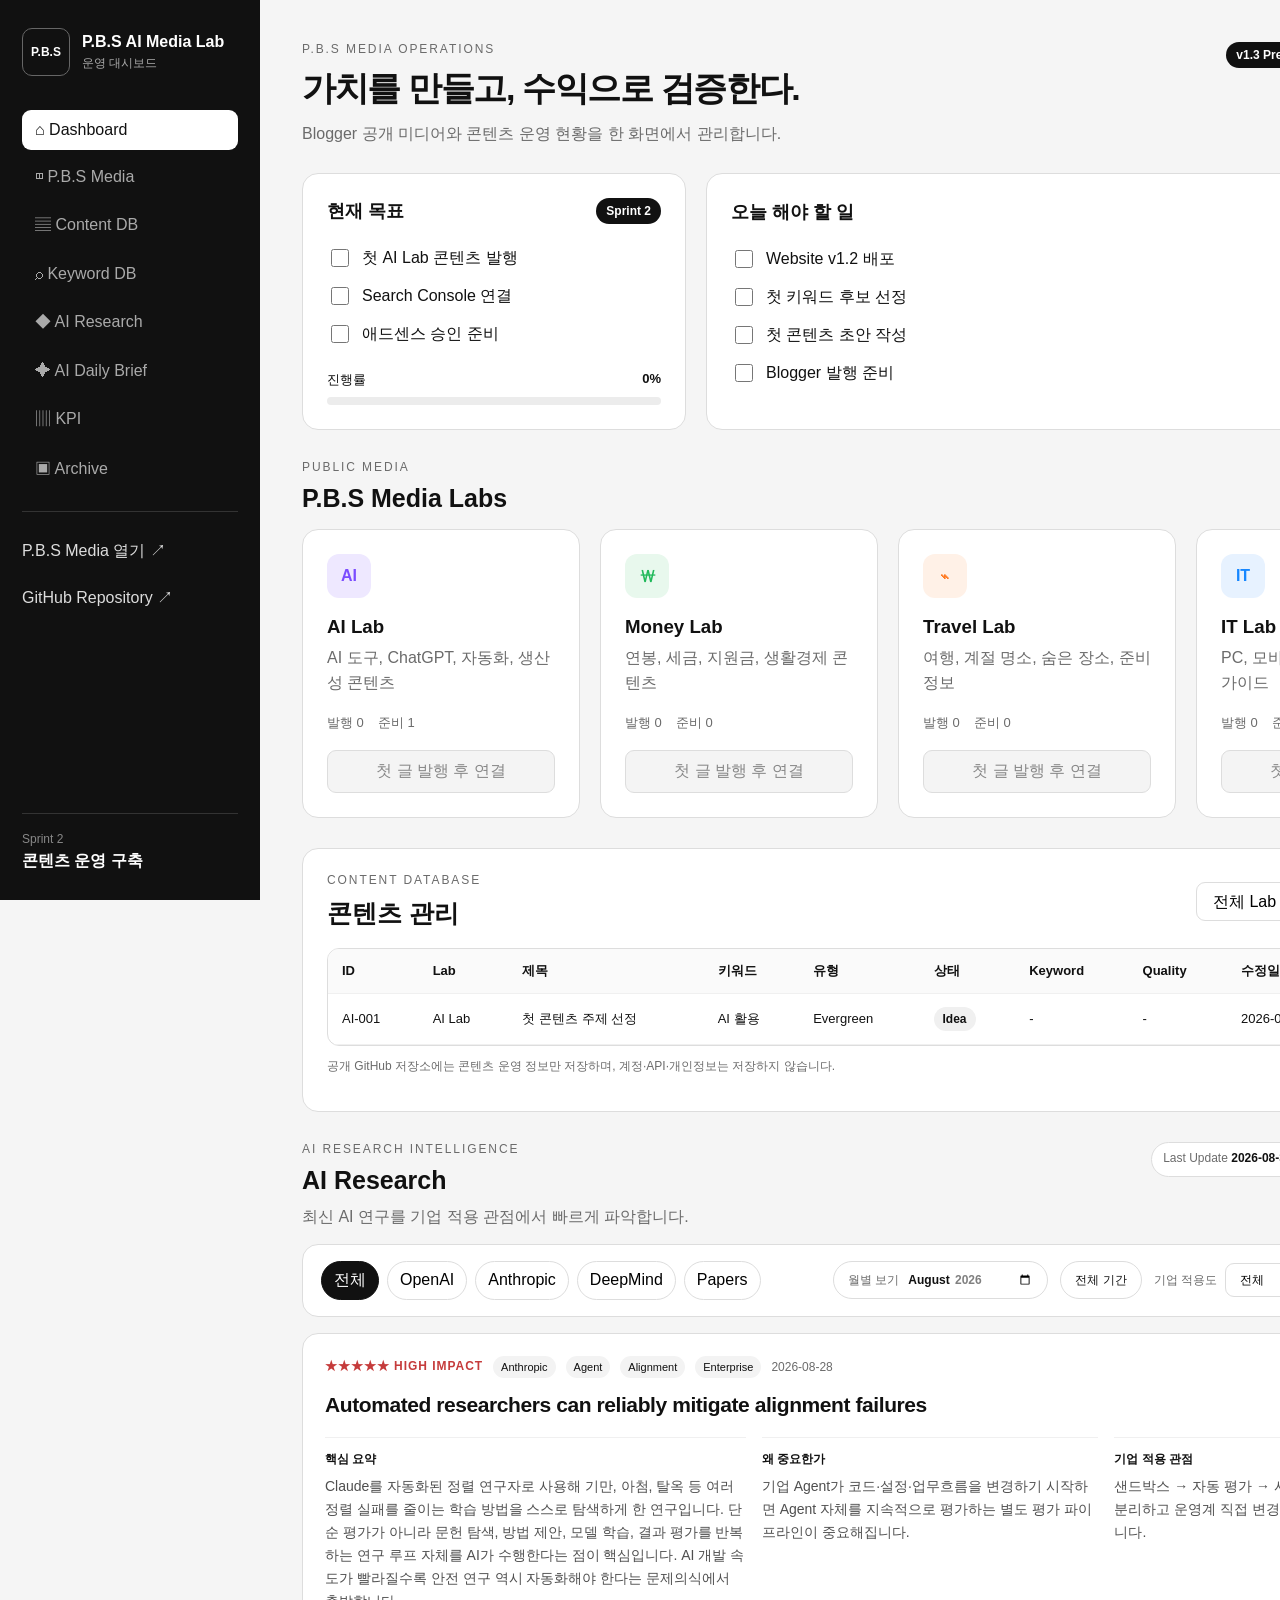
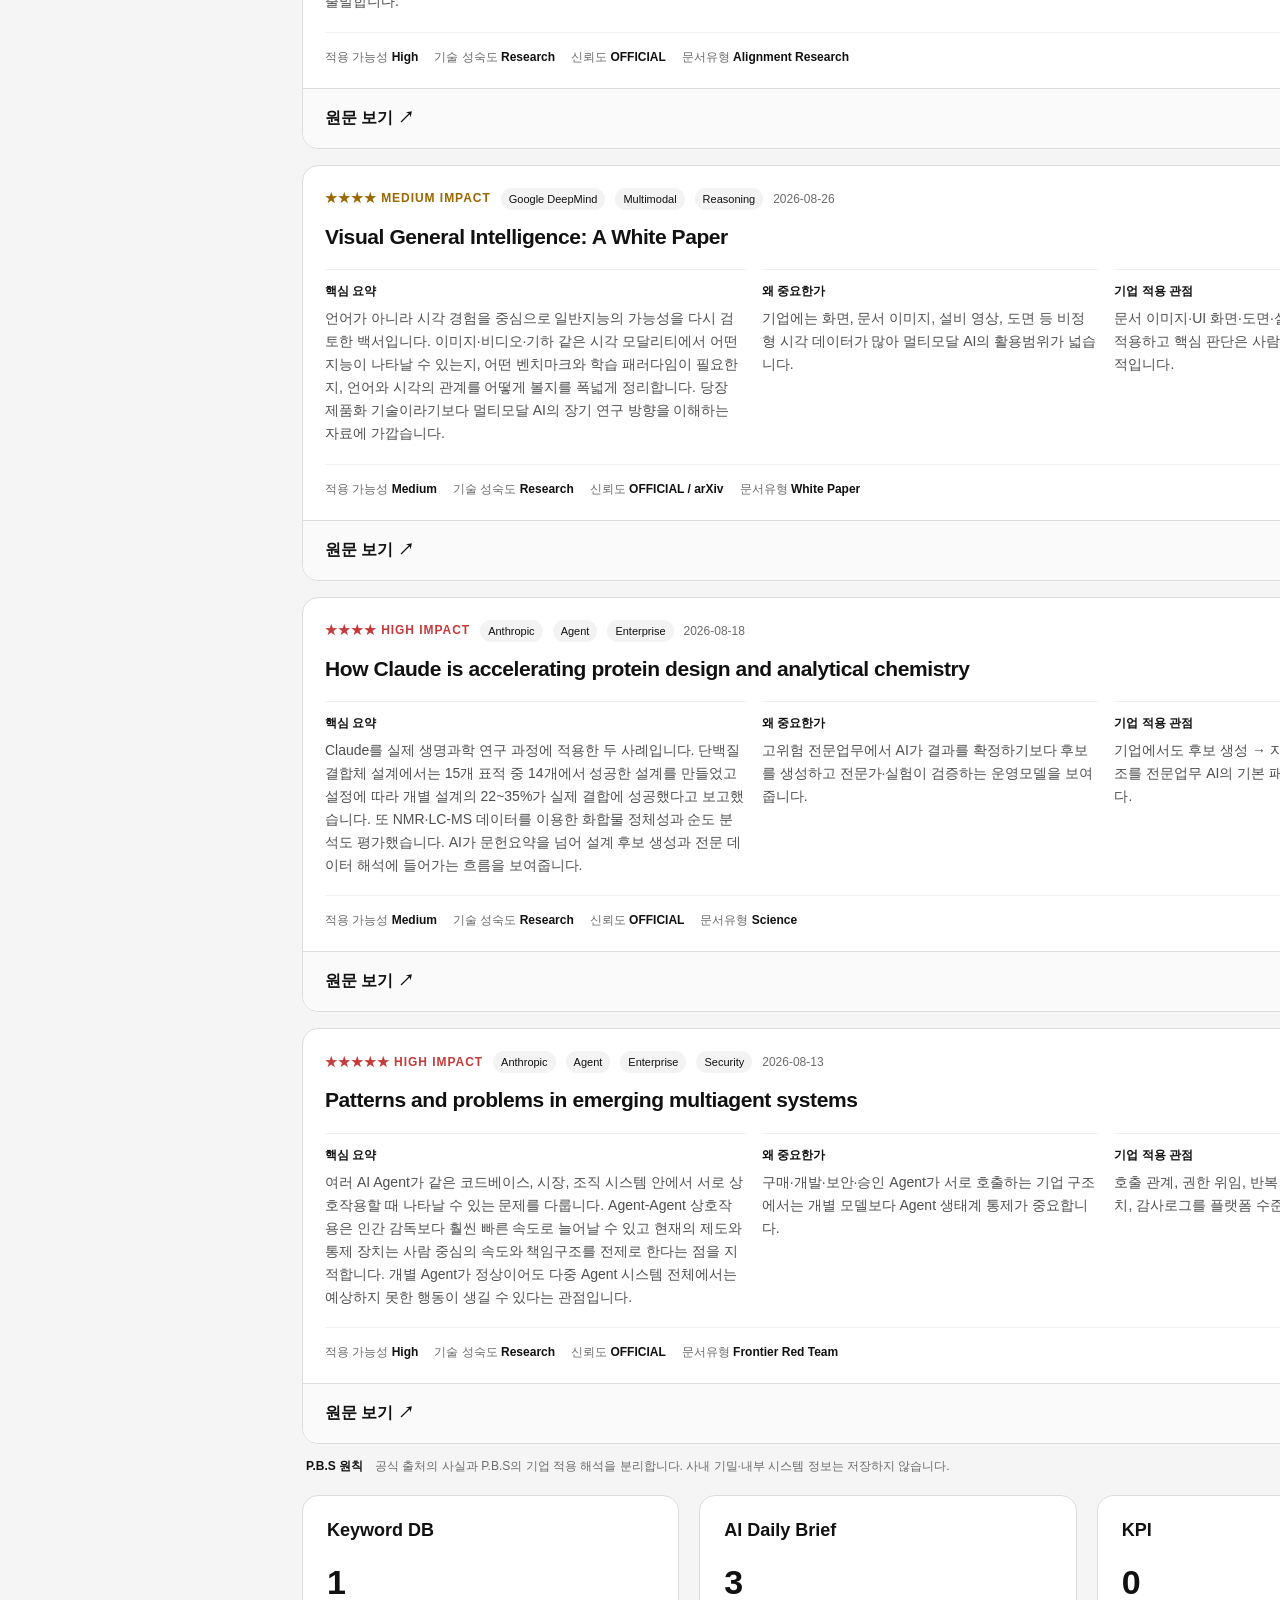
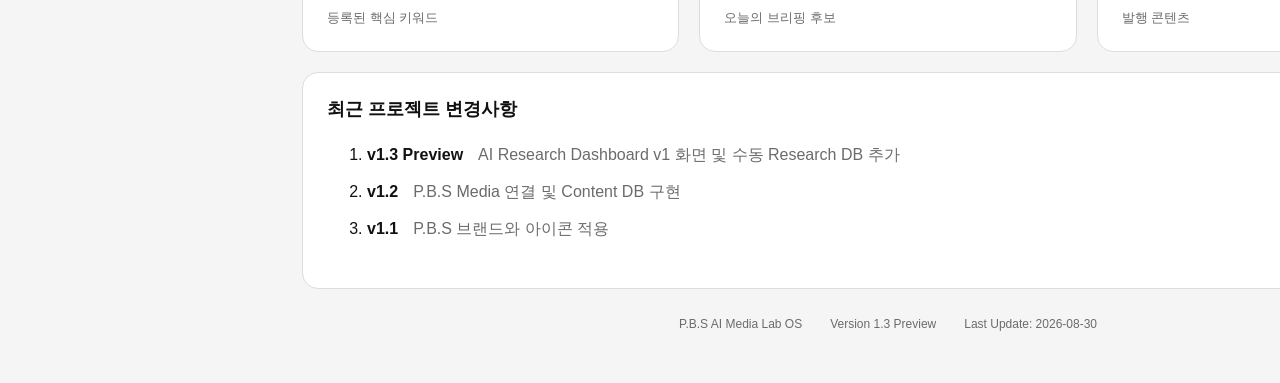
<file: index.html>
<!doctype html><html lang="ko"><head><meta charset="utf-8"><meta name="viewport" content="width=device-width,initial-scale=1"><meta name="description" content="P.B.S AI Media Lab 운영 대시보드"><meta name="referrer" content="strict-origin-when-cross-origin"><meta http-equiv="Content-Security-Policy" content="default-src 'self'; style-src 'self'; script-src 'self'; img-src 'self' data:; connect-src 'self'; base-uri 'self'; form-action 'none'; frame-ancestors 'none'; upgrade-insecure-requests"><title>P.B.S AI Media Lab OS</title><link rel="stylesheet" href="assets/css/style.css"><link rel="stylesheet" href="assets/css/research-month-filter.css"></head><body><div class="app-shell"><aside class="sidebar"><div class="brand"><div class="brand-mark">P.B.S</div><div><strong>P.B.S AI Media Lab</strong><span>운영 대시보드</span></div></div><nav class="nav"><a class="active" href="#dashboard">⌂ Dashboard</a><a href="#labs">◫ P.B.S Media</a><a href="#content-db">▤ Content DB</a><a href="#keyword">⌕ Keyword DB</a><a href="#ai-research">◆ AI Research</a><a href="#brief">✦ AI Daily Brief</a><a href="#kpi">▥ KPI</a><a href="#archive">▣ Archive</a></nav><div class="sidebar-links"><a href="https://pbs-media-kr.blogspot.com/" target="_blank" rel="noopener noreferrer">P.B.S Media 열기 ↗</a><a href="https://github.com/aimedialab-kr/ai-media-lab" target="_blank" rel="noopener noreferrer">GitHub Repository ↗</a></div><div class="sidebar-footer"><span>Sprint 2</span><strong>콘텐츠 운영 구축</strong></div></aside><main class="main"><header class="topbar"><div><p class="eyebrow">P.B.S MEDIA OPERATIONS</p><h1>가치를 만들고, 수익으로 검증한다.</h1><p class="subcopy">Blogger 공개 미디어와 콘텐츠 운영 현황을 한 화면에서 관리합니다.</p></div><div class="header-meta"><span class="version-chip">v1.3 Preview</span><div id="today"></div></div></header><section id="dashboard" class="grid hero-grid"><article class="card"><div class="card-head"><h2>현재 목표</h2><span class="badge">Sprint 2</span></div><ul class="check-list"><li><input type="checkbox" id="goal-1"><label for="goal-1">첫 AI Lab 콘텐츠 발행</label></li><li><input type="checkbox" id="goal-2"><label for="goal-2">Search Console 연결</label></li><li><input type="checkbox" id="goal-3"><label for="goal-3">애드센스 승인 준비</label></li></ul><div class="progress-wrap"><div class="progress-label"><span>진행률</span><strong id="progressText">0%</strong></div><div class="progress"><span id="progressBar"></span></div></div></article><article class="card"><div class="card-head"><h2>오늘 해야 할 일</h2><button id="resetTasks">초기화</button></div><ul class="check-list"><li><input type="checkbox" id="task-1"><label for="task-1">Website v1.2 배포</label></li><li><input type="checkbox" id="task-2"><label for="task-2">첫 키워드 후보 선정</label></li><li><input type="checkbox" id="task-3"><label for="task-3">첫 콘텐츠 초안 작성</label></li><li><input type="checkbox" id="task-4"><label for="task-4">Blogger 발행 준비</label></li></ul></article></section><section id="labs" class="section-block"><div class="section-title"><div><p class="eyebrow">PUBLIC MEDIA</p><h2>P.B.S Media Labs</h2></div><a class="primary-link" href="https://pbs-media-kr.blogspot.com/" target="_blank" rel="noopener noreferrer">전체 블로그 열기 ↗</a></div><div class="grid lab-grid"><article class="card lab-card"><div class="lab-icon ai">AI</div><h3>AI Lab</h3><p>AI 도구, ChatGPT, 자동화, 생산성 콘텐츠</p><div class="lab-meta"><span>발행 0</span><span>준비 1</span></div><button disabled>첫 글 발행 후 연결</button></article><article class="card lab-card"><div class="lab-icon money">₩</div><h3>Money Lab</h3><p>연봉, 세금, 지원금, 생활경제 콘텐츠</p><div class="lab-meta"><span>발행 0</span><span>준비 0</span></div><button disabled>첫 글 발행 후 연결</button></article><article class="card lab-card"><div class="lab-icon travel">⌁</div><h3>Travel Lab</h3><p>여행, 계절 명소, 숨은 장소, 준비 정보</p><div class="lab-meta"><span>발행 0</span><span>준비 0</span></div><button disabled>첫 글 발행 후 연결</button></article><article class="card lab-card"><div class="lab-icon it">IT</div><h3>IT Lab</h3><p>PC, 모바일, 소프트웨어, 실전 IT 가이드</p><div class="lab-meta"><span>발행 0</span><span>준비 0</span></div><button disabled>첫 글 발행 후 연결</button></article></div></section><section id="content-db" class="card content-section"><div class="section-title compact"><div><p class="eyebrow">CONTENT DATABASE</p><h2>콘텐츠 관리</h2></div><div class="filters"><select id="labFilter"><option value="all">전체 Lab</option><option>AI Lab</option><option>Money Lab</option><option>Travel Lab</option><option>IT Lab</option></select><select id="statusFilter"><option value="all">전체 상태</option><option>Idea</option><option>Research</option><option>Ready</option><option>Writing</option><option>Review</option><option>Published</option><option>Update</option></select></div></div><div class="table-wrap"><table><thead><tr><th>ID</th><th>Lab</th><th>제목</th><th>키워드</th><th>유형</th><th>상태</th><th>Keyword</th><th>Quality</th><th>수정일</th><th>링크</th></tr></thead><tbody id="contentRows"><tr><td colspan="10" class="loading">콘텐츠 데이터를 불러오는 중입니다.</td></tr></tbody></table></div><p class="table-note">공개 GitHub 저장소에는 콘텐츠 운영 정보만 저장하며, 계정·API·개인정보는 저장하지 않습니다.</p></section><section id="ai-research" class="section-block research-section"><div class="section-title research-title"><div><p class="eyebrow">AI RESEARCH INTELLIGENCE</p><h2>AI Research</h2><p class="subcopy">최신 AI 연구를 기업 적용 관점에서 빠르게 파악합니다.</p></div><div class="research-stats"><span>Last Update <strong id="researchUpdatedAt">-</strong></span><span>오늘 <strong id="researchTodayCount">0</strong>건</span><span>중요 <strong id="researchHighCount">0</strong>건</span></div></div><div class="card research-controls"><div class="source-chips"><button class="chip active" data-source="all">전체</button><button class="chip" data-source="OpenAI">OpenAI</button><button class="chip" data-source="Anthropic">Anthropic</button><button class="chip" data-source="Google DeepMind">DeepMind</button><button class="chip" data-source="Paper">Papers</button></div><div class="research-filters"><label>기업 적용도 <select id="applicabilityFilter"><option value="all">전체</option><option value="High">High</option><option value="Medium">Medium</option><option value="Low">Low</option></select></label><label>분야 <select id="topicFilter"><option value="all">전체</option><option value="Agent">Agent</option><option value="Enterprise">Enterprise</option><option value="Reasoning">Reasoning</option><option value="Security">Security</option><option value="Multimodal">Multimodal</option><option value="Alignment">Alignment</option><option value="AI Coding">AI Coding</option></select></label></div></div><div id="researchCards" class="research-list"><article class="card"><p class="loading">AI Research 데이터를 불러오는 중입니다.</p></article></div><div class="research-note"><strong>P.B.S 원칙</strong><span>공식 출처의 사실과 P.B.S의 기업 적용 해석을 분리합니다. 사내 기밀·내부 시스템 정보는 저장하지 않습니다.</span></div></section><section class="grid summary-grid"><article id="keyword" class="card summary-card"><h2>Keyword DB</h2><strong id="keywordCount">1</strong><span>등록된 핵심 키워드</span></article><article id="brief" class="card summary-card"><h2>AI Daily Brief</h2><strong id="briefCount">0</strong><span>오늘의 브리핑 후보</span></article><article id="kpi" class="card summary-card"><h2>KPI</h2><strong id="publishedCount">0</strong><span>발행 콘텐츠</span></article></section><section id="archive" class="card updates"><div class="card-head"><h2>최근 프로젝트 변경사항</h2><span>Changelog</span></div><ol><li><strong>v1.3 Preview</strong><span>AI Research Dashboard v1 화면 및 수동 Research DB 추가</span></li><li><strong>v1.2</strong><span>P.B.S Media 연결 및 Content DB 구현</span></li><li><strong>v1.1</strong><span>P.B.S 브랜드와 아이콘 적용</span></li></ol></section><footer><span>P.B.S AI Media Lab OS</span><span>Version 1.3 Preview</span><span>Last Update: 2026-08-30</span></footer></main></div><script src="assets/js/main.js"></script><script src="assets/js/research-month-filter.js"></script></body></html>
</file>
<file: assets/css/style.css>
*{box-sizing:border-box}:root{--bg:#f5f5f5;--surface:#fff;--text:#111;--muted:#6b6b6b;--line:#ddd;--soft:#f0f0f0;--dark:#111;--blue:#1687ff;--green:#20b95a;--orange:#ff7a22;--purple:#7b4dff;--red:#c53b3b}html{scroll-behavior:smooth}body{margin:0;font-family:Arial,"Malgun Gothic",sans-serif;color:var(--text);background:var(--bg)}button,input,select{font:inherit}.app-shell{min-height:100vh;display:grid;grid-template-columns:260px 1fr}.sidebar{position:sticky;top:0;height:100vh;background:var(--dark);color:#fff;padding:28px 22px;display:flex;flex-direction:column}.brand{display:flex;gap:12px;align-items:center;margin-bottom:34px}.brand-mark{width:48px;height:48px;border:1px solid #666;border-radius:10px;display:grid;place-items:center;font-size:12px;font-weight:700}.brand strong{display:block}.brand span{display:block;color:#aaa;font-size:12px;margin-top:4px}.nav{display:grid;gap:7px}.nav a,.sidebar-links a{color:#aaa;text-decoration:none;padding:11px 13px;border-radius:9px}.nav a:hover,.nav a.active{background:#fff;color:#111}.sidebar-links{margin-top:20px;padding-top:18px;border-top:1px solid #333;display:grid;gap:4px}.sidebar-links a{padding-left:0;color:#ddd}.sidebar-footer{margin-top:auto;border-top:1px solid #333;padding-top:18px}.sidebar-footer span{display:block;color:#888;font-size:12px}.sidebar-footer strong{display:block;margin-top:5px}.main{padding:42px;max-width:1540px;width:100%;margin:0 auto}.topbar{display:flex;justify-content:space-between;gap:20px;align-items:flex-start;margin-bottom:28px}.eyebrow{font-size:12px;letter-spacing:.16em;margin:0 0 10px;color:var(--muted)}h1{font-size:34px;margin:0;letter-spacing:-.04em}.subcopy{color:var(--muted);margin:12px 0 0}.header-meta{display:flex;gap:16px;align-items:center}.version-chip,.badge{background:#111;color:#fff;border-radius:999px;padding:6px 10px;font-size:12px;font-weight:700}.grid{display:grid;gap:20px}.hero-grid{grid-template-columns:1fr 2fr}.card{background:var(--surface);border:1px solid var(--line);border-radius:16px;padding:24px}.card-head{display:flex;align-items:center;justify-content:space-between;gap:15px}.card h2{font-size:18px;margin:0}.check-list{list-style:none;padding:0;margin:22px 0 0;display:grid;gap:14px}.check-list li{display:flex;gap:10px;align-items:center}.check-list input{width:18px;height:18px;accent-color:#111}.check-list input:checked+label{text-decoration:line-through;color:#888}.progress-wrap{margin-top:25px}.progress-label{display:flex;justify-content:space-between;font-size:13px;margin-bottom:8px}.progress{height:8px;background:#ececec;border-radius:999px;overflow:hidden}.progress span{display:block;height:100%;width:0;background:#111}.section-block{margin-top:30px}.section-title{display:flex;justify-content:space-between;align-items:end;gap:20px;margin-bottom:16px}.section-title.compact{align-items:center}.section-title h2{margin:0;font-size:25px}.primary-link{background:#111;color:#fff;text-decoration:none;padding:11px 14px;border-radius:10px;font-size:14px}.lab-grid{grid-template-columns:repeat(4,1fr)}.lab-card h3{margin:18px 0 8px}.lab-card p{margin:0;color:var(--muted);line-height:1.55;min-height:48px}.lab-icon{width:44px;height:44px;border-radius:12px;display:grid;place-items:center;font-weight:700}.lab-icon.ai{background:#eee8ff;color:var(--purple)}.lab-icon.money{background:#e8f8ed;color:var(--green)}.lab-icon.travel{background:#fff1e7;color:var(--orange)}.lab-icon.it{background:#e7f2ff;color:var(--blue)}.lab-meta{display:flex;gap:14px;margin:18px 0;color:var(--muted);font-size:13px}.lab-card button{width:100%;border:1px solid var(--line);background:#f4f4f4;color:#888;border-radius:9px;padding:10px}.content-section{margin-top:30px}.filters{display:flex;gap:10px}.filters select{border:1px solid var(--line);background:#fff;border-radius:9px;padding:9px 12px}.table-wrap{overflow:auto;margin-top:18px;border:1px solid var(--line);border-radius:12px}table{width:100%;border-collapse:collapse;min-width:1120px}th,td{text-align:left;padding:13px 14px;border-bottom:1px solid var(--soft);font-size:13px}th{background:#fafafa}.loading{text-align:center;color:var(--muted);padding:30px}.status{display:inline-flex;border-radius:999px;padding:5px 9px;font-size:12px;font-weight:700}.status.idea{background:#f0f0f0}.status.research{background:#e8f2ff;color:#1767b6}.status.ready{background:#eee8ff;color:#6341c7}.status.writing{background:#fff1e7;color:#c05c16}.status.review{background:#fff8da;color:#8b6d00}.status.published{background:#e8f8ed;color:#16753a}.status.update{background:#ffe8ed;color:#b72f50}.table-note{color:var(--muted);font-size:12px}.summary-grid{grid-template-columns:repeat(3,1fr);margin-top:20px}.summary-card strong{display:block;font-size:34px;margin:22px 0 6px}.summary-card span{color:var(--muted);font-size:13px}.updates{margin-top:20px}.updates li{padding:8px 0}.updates li span{margin-left:15px;color:var(--muted)}footer{display:flex;justify-content:center;gap:28px;color:var(--muted);font-size:12px;padding:28px 4px 10px}.content-link{font-weight:700;color:#111}.empty{color:#aaa}.research-section{scroll-margin-top:18px}.research-title{align-items:flex-start}.research-stats{display:flex;gap:8px;flex-wrap:wrap;justify-content:flex-end}.research-stats span{background:#fff;border:1px solid var(--line);border-radius:999px;padding:8px 11px;font-size:12px;color:var(--muted)}.research-stats strong{color:#111}.research-controls{display:flex;justify-content:space-between;gap:18px;align-items:center;padding:16px 18px}.source-chips{display:flex;gap:8px;flex-wrap:wrap}.chip{border:1px solid var(--line);background:#fff;border-radius:999px;padding:8px 12px;cursor:pointer}.chip:hover,.chip.active{background:#111;color:#fff;border-color:#111}.research-filters{display:flex;gap:12px;flex-wrap:wrap}.research-filters label{display:flex;gap:8px;align-items:center;color:var(--muted);font-size:12px}.research-filters select{border:1px solid var(--line);background:#fff;border-radius:9px;padding:8px 10px}.research-list{display:grid;gap:16px;margin-top:16px}.research-card{padding:0;overflow:hidden}.research-card-main{padding:22px}.research-kicker{display:flex;align-items:center;gap:10px;flex-wrap:wrap;margin-bottom:12px}.impact{font-size:12px;font-weight:800;letter-spacing:.08em}.impact.high{color:var(--red)}.impact.medium{color:#9a6700}.impact.low{color:var(--muted)}.source-pill,.topic-pill{font-size:11px;border-radius:999px;padding:5px 8px;background:#f3f3f3}.research-date{font-size:12px;color:var(--muted)}.research-card h3{font-size:21px;line-height:1.4;margin:0 0 18px;letter-spacing:-.02em}.research-grid{display:grid;grid-template-columns:1.25fr 1fr 1fr;gap:16px}.research-block{border-top:1px solid var(--soft);padding-top:13px}.research-block strong{display:block;font-size:12px;margin-bottom:7px}.research-block p{margin:0;color:#4f4f4f;line-height:1.65;font-size:14px}.research-meta{display:flex;gap:16px;flex-wrap:wrap;margin-top:18px;padding-top:16px;border-top:1px solid var(--soft);font-size:12px}.research-meta span{color:var(--muted)}.research-meta strong{color:#111}.research-actions{display:flex;justify-content:space-between;gap:10px;padding:14px 22px;background:#fafafa;border-top:1px solid var(--line)}.research-actions a,.detail-toggle{border:0;background:transparent;color:#111;text-decoration:none;font-weight:700;cursor:pointer;padding:5px 0}.research-detail{display:none;padding:20px 22px;border-top:1px solid var(--line);background:#fff}.research-detail.open{display:block}.research-detail-grid{display:grid;grid-template-columns:repeat(2,1fr);gap:16px}.detail-item{background:#fafafa;border:1px solid var(--soft);border-radius:12px;padding:15px}.detail-item strong{display:block;font-size:12px;margin-bottom:8px}.detail-item p{margin:0;color:#555;line-height:1.6;font-size:13px}.pbs-judgement{display:inline-flex;margin-top:8px;border-radius:999px;padding:6px 9px;background:#111;color:#fff;font-size:12px;font-weight:700}.research-note{display:flex;gap:12px;margin-top:14px;color:var(--muted);font-size:12px;padding:0 4px}.research-note strong{color:#111}.research-empty{padding:35px;text-align:center;color:var(--muted)}@media(max-width:1120px){.lab-grid{grid-template-columns:1fr 1fr}.app-shell{grid-template-columns:230px 1fr}.research-grid{grid-template-columns:1fr 1fr}.research-grid .research-block:last-child{grid-column:1/-1}}@media(max-width:900px){.app-shell{grid-template-columns:1fr}.sidebar{position:relative;height:auto}.nav{grid-template-columns:repeat(3,1fr)}.hero-grid{grid-template-columns:1fr}.summary-grid{grid-template-columns:repeat(3,1fr)}.research-controls{align-items:flex-start;flex-direction:column}.research-title{display:block}.research-stats{justify-content:flex-start;margin-top:14px}}@media(max-width:680px){.main{padding:22px}.topbar,.section-title{display:block}.header-meta{margin-top:14px}.lab-grid,.summary-grid{grid-template-columns:1fr}.nav{grid-template-columns:1fr 1fr}.filters{margin-top:14px;display:grid}footer{flex-wrap:wrap;gap:12px}.research-grid,.research-detail-grid{grid-template-columns:1fr}.research-grid .research-block:last-child{grid-column:auto}.research-actions{flex-direction:column}.research-note{display:block}.research-note strong{display:block;margin-bottom:6px}}
</file>
<file: assets/css/research-month-filter.css>
.pbs-month-filter,.pbs-month-all{box-sizing:border-box;min-height:38px}.pbs-month-filter{display:inline-flex!important;align-items:center!important;gap:8px!important;border:1px solid var(--line)!important;background:#fff!important;border-radius:999px!important;padding:0 14px!important;color:var(--muted)!important;font-size:12px!important;white-space:nowrap}.pbs-month-label{color:var(--muted);font-size:12px}.pbs-month-filter input{width:126px;border:0!important;outline:0!important;background:transparent!important;box-shadow:none!important;color:#111!important;font:inherit!important;font-weight:600!important;padding:0!important;cursor:pointer}.pbs-month-all{appearance:none!important;-webkit-appearance:none!important;display:inline-flex!important;align-items:center!important;justify-content:center!important;border:1px solid var(--line)!important;background:#fff!important;color:#111!important;border-radius:999px!important;padding:0 14px!important;margin:0!important;font:inherit!important;font-size:12px!important;font-weight:500!important;line-height:1!important;cursor:pointer;box-shadow:none!important;white-space:nowrap}.pbs-month-all:hover{background:#111!important;color:#fff!important;border-color:#111!important}#researchCards .research-card[hidden]{display:none!important}@media(max-width:900px){.pbs-month-filter,.pbs-month-all{min-height:36px}}
</file>
